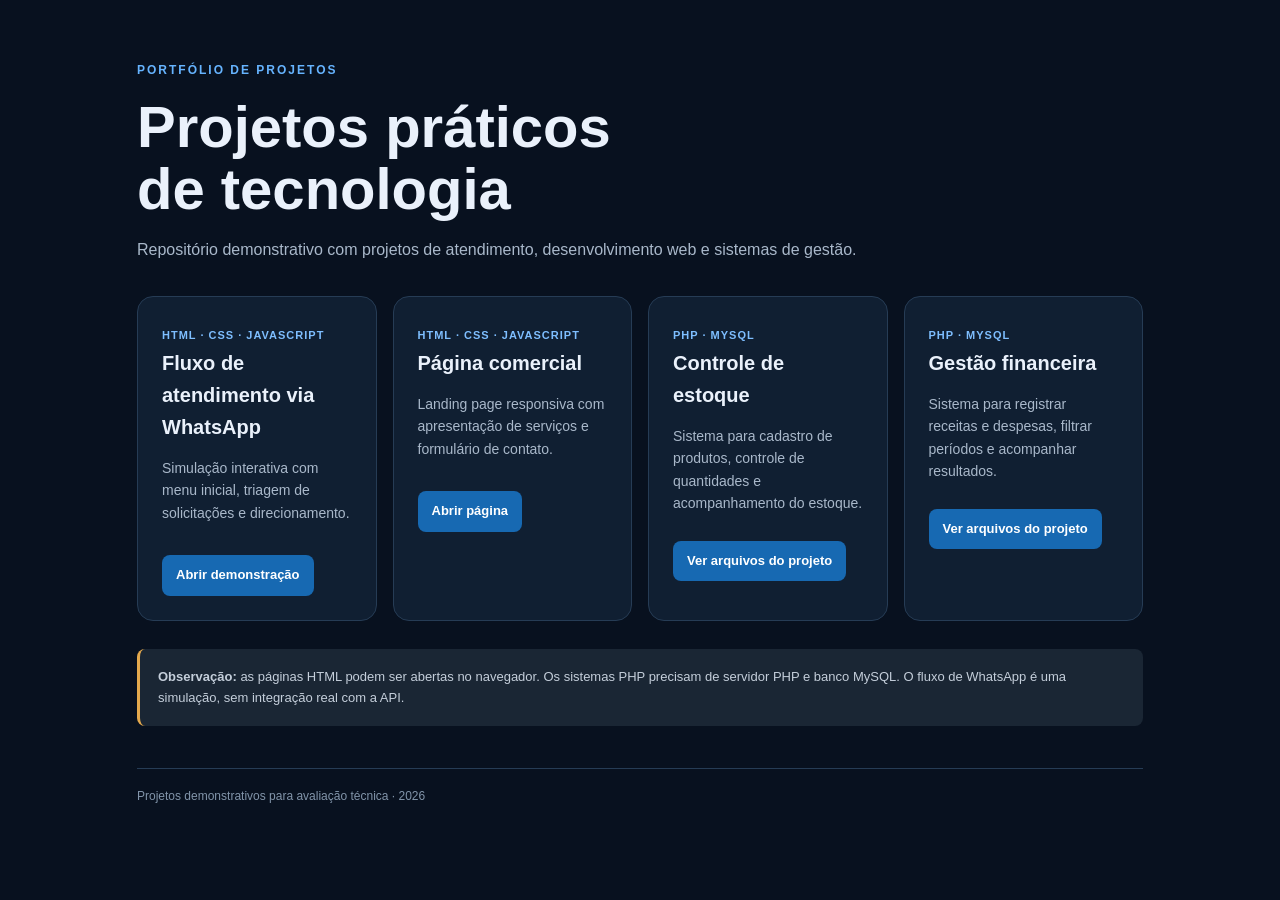
<file: index.html>
<!doctype html>
<html lang="pt-BR"><head><meta charset="utf-8"><meta name="viewport" content="width=device-width,initial-scale=1"><title>Portfólio | Projetos ASSXTECH</title><style>
*{box-sizing:border-box}body{margin:0;background:#08111f;color:#eaf1fb;font:16px Arial,sans-serif;line-height:1.6}.wrap{max-width:1050px;margin:auto;padding:56px 22px}.tag{color:#66b4ff;text-transform:uppercase;letter-spacing:2px;font-size:12px;font-weight:700}h1{font-size:clamp(34px,6vw,58px);line-height:1.08;margin:14px 0}p{color:#a9b8ca}.grid{display:grid;grid-template-columns:repeat(auto-fit,minmax(230px,1fr));gap:16px;margin-top:34px}.card{background:#101f32;border:1px solid #263c55;border-radius:16px;padding:24px}.card h2{font-size:20px;margin:0 0 8px}.card p{font-size:14px;min-height:72px}.type{font-size:11px;color:#7ebeff;font-weight:700;text-transform:uppercase;letter-spacing:1px}.card a{display:inline-block;margin-top:12px;color:#fff;background:#1769b2;padding:10px 14px;border-radius:8px;text-decoration:none;font-size:13px;font-weight:700}.note{margin-top:28px;padding:18px;border-left:3px solid #e4a94d;background:#1a2634;border-radius:8px;font-size:13px;color:#c4ceda}footer{margin-top:42px;border-top:1px solid #263c55;padding-top:18px;color:#8295aa;font-size:12px}
</style></head><body><main class="wrap"><span class="tag">Portfólio de projetos</span><h1>Projetos práticos<br>de tecnologia</h1><p>Repositório demonstrativo com projetos de atendimento, desenvolvimento web e sistemas de gestão.</p><section class="grid">
<article class="card"><span class="type">HTML · CSS · JavaScript</span><h2>Fluxo de atendimento via WhatsApp</h2><p>Simulação interativa com menu inicial, triagem de solicitações e direcionamento.</p><a href="fluxo_whatsapp_assxtech/">Abrir demonstração</a></article>
<article class="card"><span class="type">HTML · CSS · JavaScript</span><h2>Página comercial</h2><p>Landing page responsiva com apresentação de serviços e formulário de contato.</p><a href="assxtech_projetos/01-pagina-comercial/">Abrir página</a></article>
<article class="card"><span class="type">PHP · MySQL</span><h2>Controle de estoque</h2><p>Sistema para cadastro de produtos, controle de quantidades e acompanhamento do estoque.</p><a href="assxtech_projetos/02-controle-estoque/">Ver arquivos do projeto</a></article>
<article class="card"><span class="type">PHP · MySQL</span><h2>Gestão financeira</h2><p>Sistema para registrar receitas e despesas, filtrar períodos e acompanhar resultados.</p><a href="assxtech_projetos/03-gestao-financeira/">Ver arquivos do projeto</a></article></section>
<div class="note"><strong>Observação:</strong> as páginas HTML podem ser abertas no navegador. Os sistemas PHP precisam de servidor PHP e banco MySQL. O fluxo de WhatsApp é uma simulação, sem integração real com a API.</div><footer>Projetos demonstrativos para avaliação técnica · 2026</footer></main></body></html>
</file>
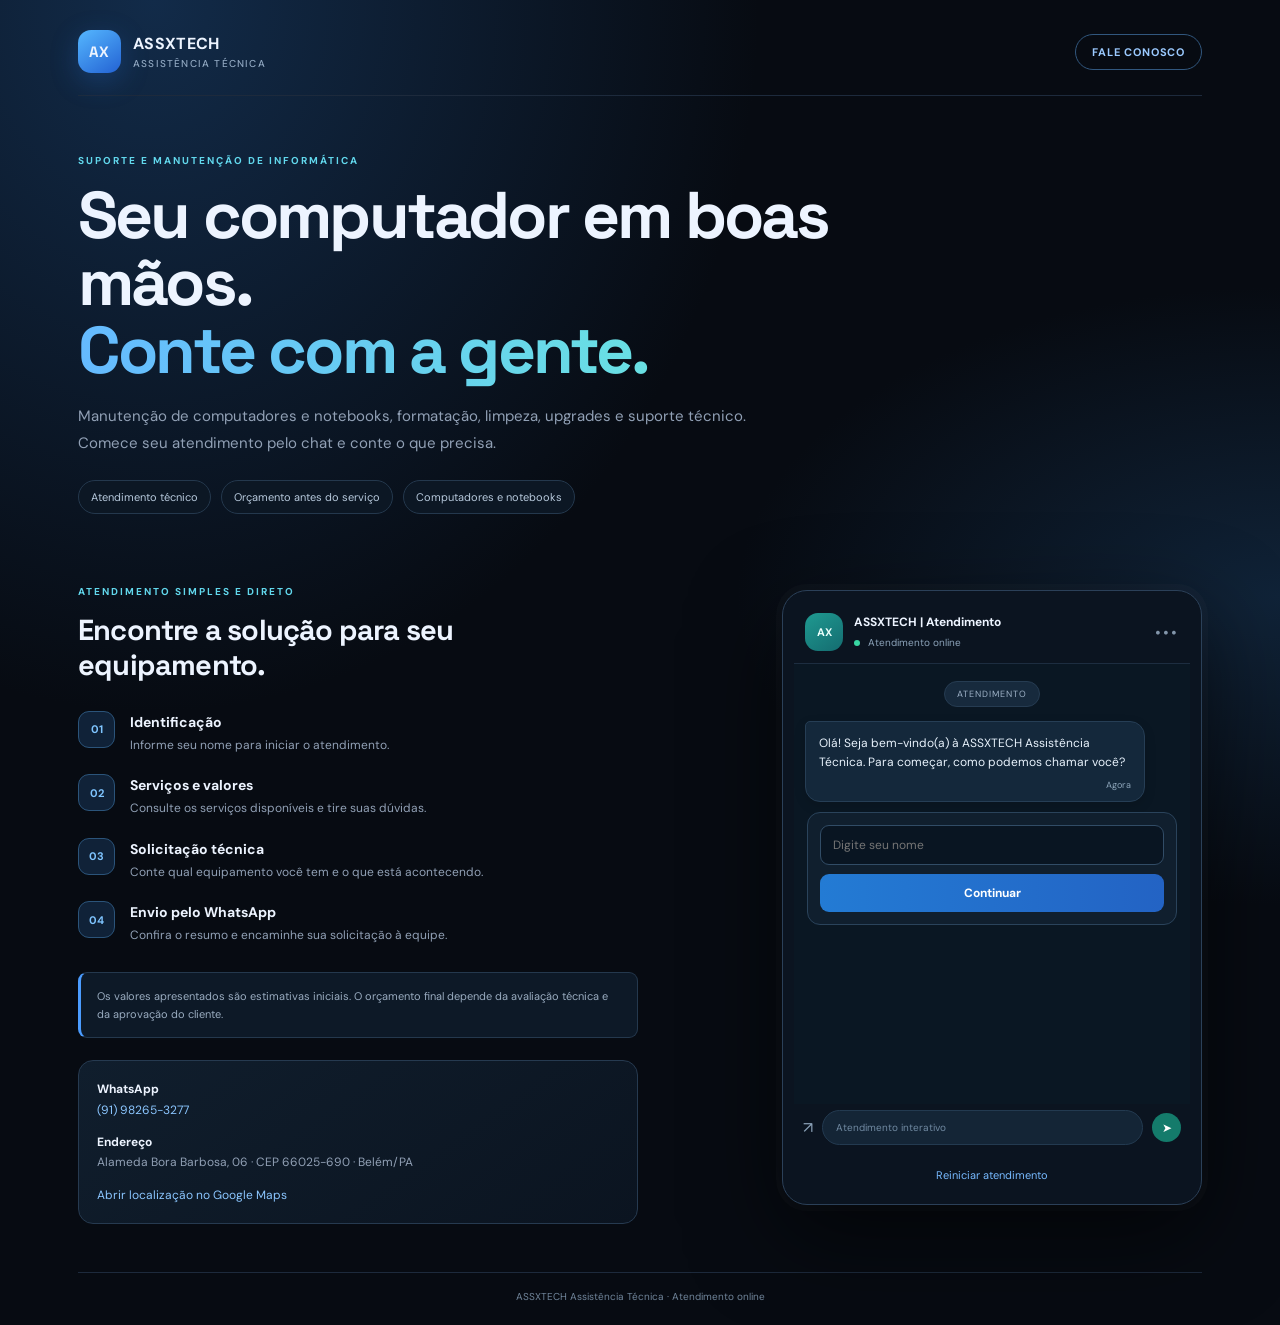
<file: fluxo_whatsapp_assxtech/index.html>
<!DOCTYPE html>
<html lang="pt-BR">
<head>
<meta charset="UTF-8"><meta name="viewport" content="width=device-width, initial-scale=1.0"><meta name="theme-color" content="#070b12">
<meta name="description" content="Assistência técnica de computadores e notebooks."><title>ASSXTECH | Assistência Técnica</title>
<link rel="stylesheet" href="style.css?v=3">
</head>
<body><main class="page">
<header class="topbar"><a class="brand" href="#inicio"><span class="brand-mark">AX</span><span>ASSXTECH <b>ASSISTÊNCIA TÉCNICA</b></span></a><a class="demo-tag" href="https://wa.me/5591982653277" target="_blank" rel="noopener">FALE CONOSCO</a></header>
<section class="intro" id="inicio"><p class="eyebrow">SUPORTE E MANUTENÇÃO DE INFORMÁTICA</p><h1>Seu computador em boas mãos.<br><span>Conte com a gente.</span></h1><p class="lead">Manutenção de computadores e notebooks, formatação, limpeza, upgrades e suporte técnico. Comece seu atendimento pelo chat e conte o que precisa.</p><div class="features"><span>Atendimento técnico</span><span>Orçamento antes do serviço</span><span>Computadores e notebooks</span></div></section>
<section class="demo-layout"><div class="info-panel"><p class="eyebrow">ATENDIMENTO SIMPLES E DIRETO</p><h2>Encontre a solução para seu equipamento.</h2><ol class="steps"><li><span>01</span><div><b>Identificação</b><small>Informe seu nome para iniciar o atendimento.</small></div></li><li><span>02</span><div><b>Serviços e valores</b><small>Consulte os serviços disponíveis e tire suas dúvidas.</small></div></li><li><span>03</span><div><b>Solicitação técnica</b><small>Conte qual equipamento você tem e o que está acontecendo.</small></div></li><li><span>04</span><div><b>Envio pelo WhatsApp</b><small>Confira o resumo e encaminhe sua solicitação à equipe.</small></div></li></ol>
<div class="note">Os valores apresentados são estimativas iniciais. O orçamento final depende da avaliação técnica e da aprovação do cliente.</div><div class="contact-details"><p><b>WhatsApp</b><br><a href="https://wa.me/5591982653277" target="_blank" rel="noopener">(91) 98265-3277</a></p><p><b>Endereço</b><br>Alameda Bora Barbosa, 06 · CEP 66025-690 · Belém/PA</p><a href="https://www.google.com/maps/search/?api=1&query=Alameda%20Bora%20Barbosa%2C%2006%2C%20Bel%C3%A9m%2C%20PA%2C%2066025-690" target="_blank" rel="noopener">Abrir localização no Google Maps</a></div></div>
<div class="phone"><div class="phone-head"><div class="avatar">AX</div><div class="contact"><b>ASSXTECH | Atendimento</b><small><i></i> Atendimento online</small></div><span class="dots">•••</span></div><div class="chat" id="chat" aria-live="polite"><div class="day-label">ATENDIMENTO</div><div class="bubble incoming">Carregando atendimento...</div></div><div class="chat-footer"><span>↗</span><div class="fake-input">Atendimento interativo</div><span class="send">➤</span></div><button class="restart" id="restart" type="button">Reiniciar atendimento</button></div></section>
<footer>ASSXTECH Assistência Técnica · Atendimento online</footer></main><script src="script.js?v=3"></script></body></html>
</file>
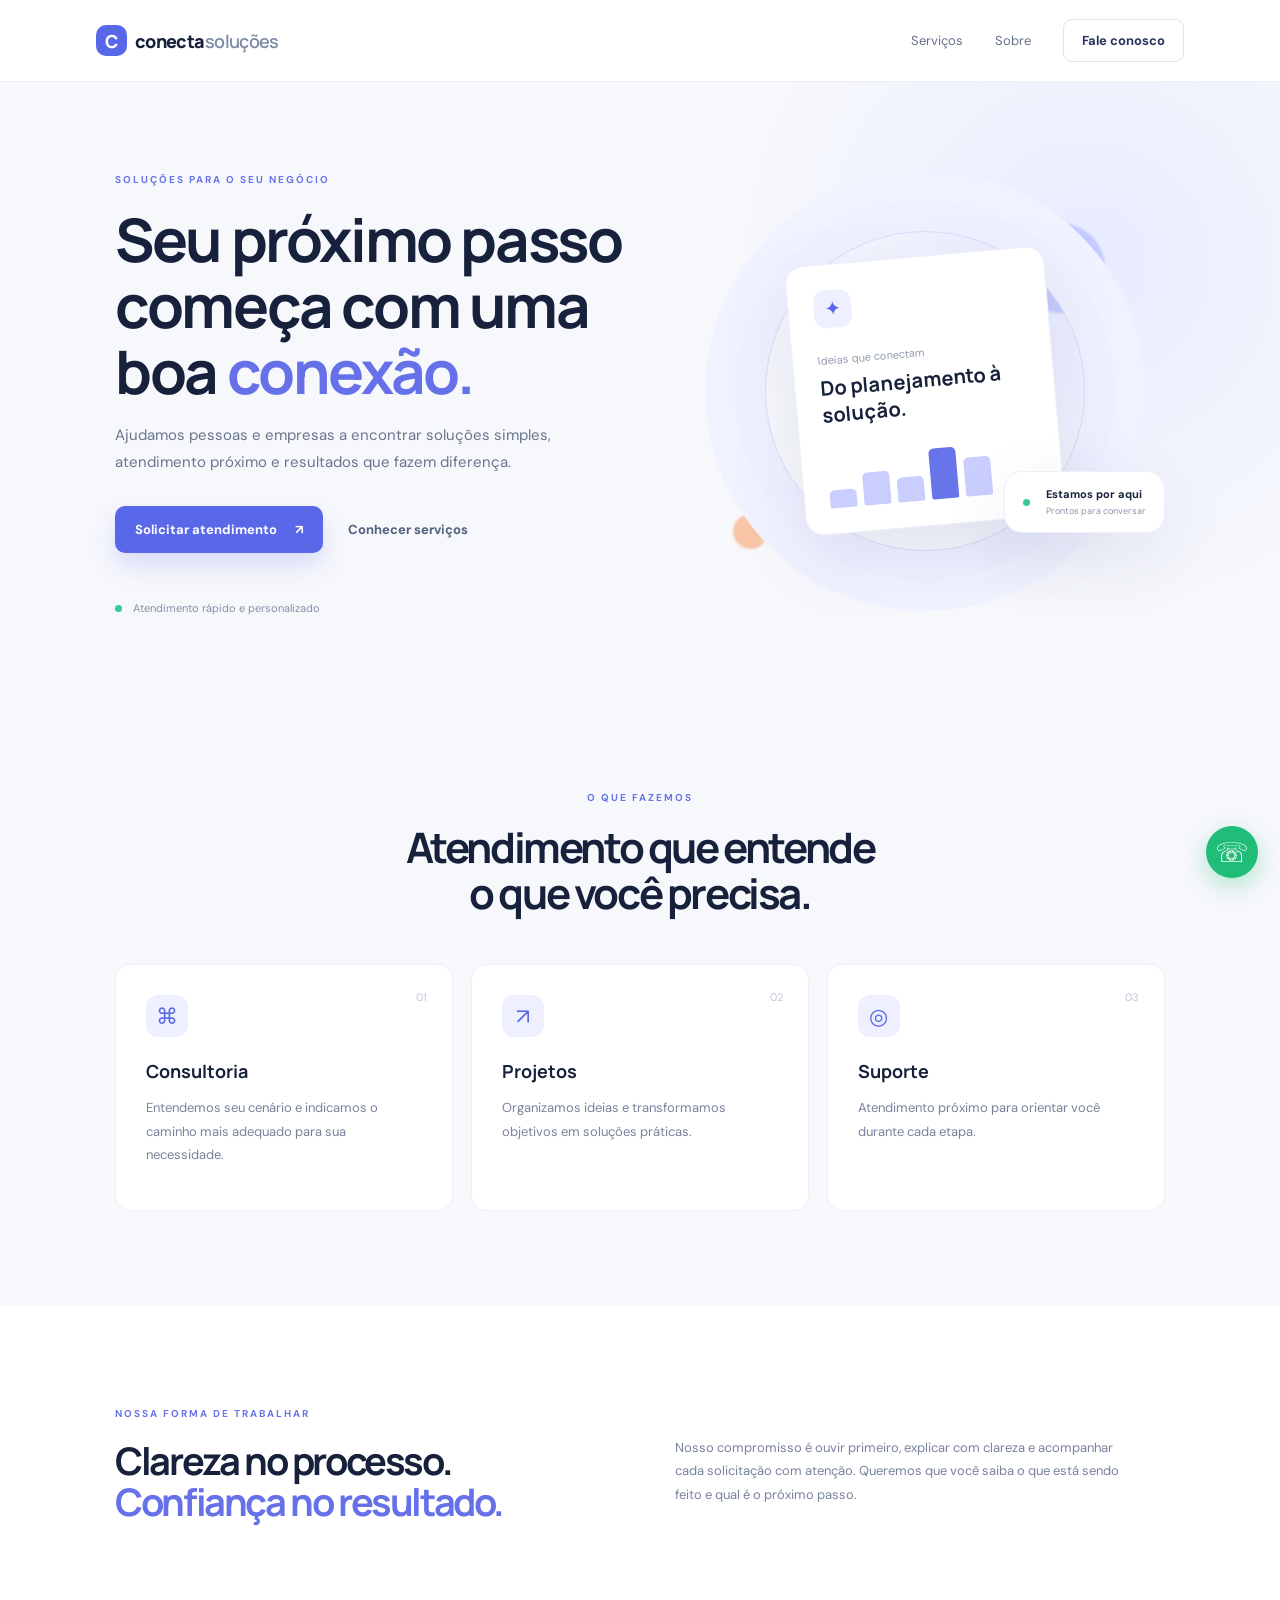
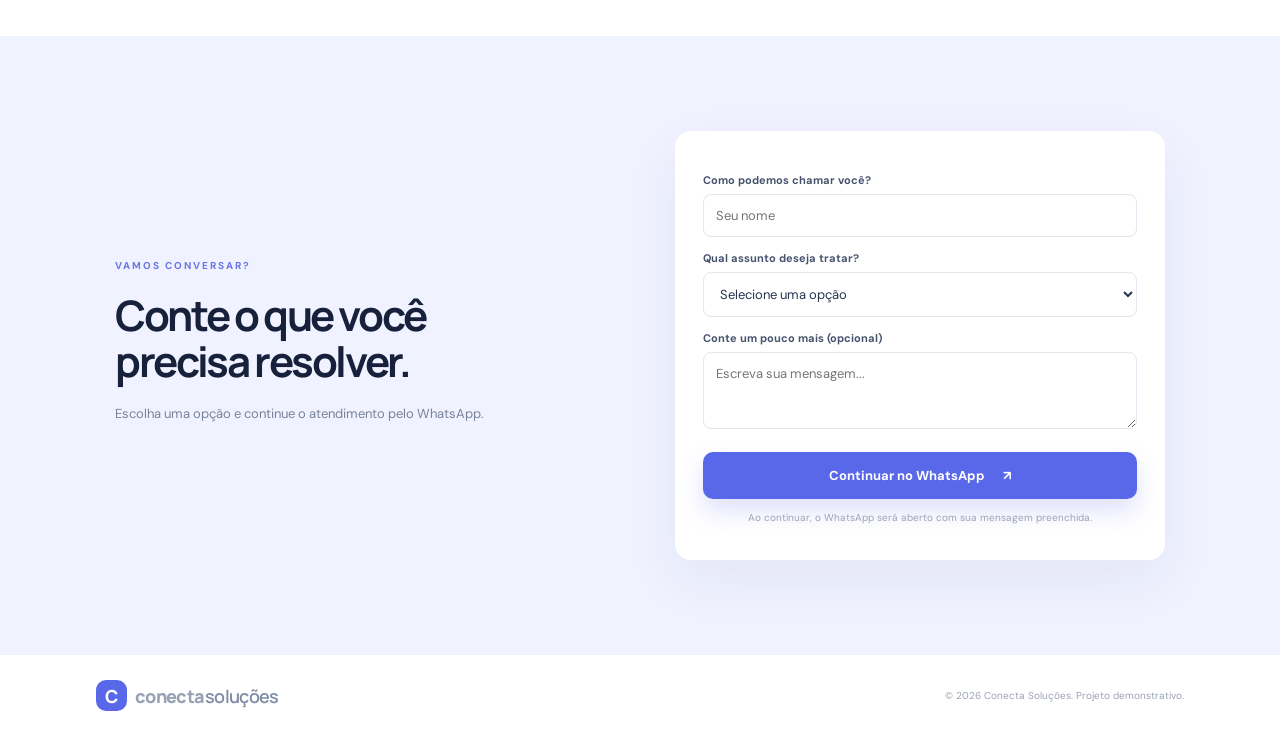
<file: assxtech_projetos/01-pagina-comercial/index.html>
<!doctype html>
<html lang="pt-BR">
<head>
  <meta charset="utf-8">
  <meta name="viewport" content="width=device-width, initial-scale=1">
  <meta name="description" content="Soluções práticas para sua empresa. Fale com nossa equipe pelo WhatsApp.">
  <title>Conecta Soluções | Atendimento</title>
  <link rel="preconnect" href="https://fonts.googleapis.com">
  <link rel="preconnect" href="https://fonts.gstatic.com" crossorigin>
  <link href="https://fonts.googleapis.com/css2?family=DM+Sans:wght@400;500;600;700&family=Manrope:wght@600;700;800&display=swap" rel="stylesheet">
  <link rel="stylesheet" href="style.css">
</head>
<body>
  <header class="topbar">
    <a class="brand" href="#"><span class="brand-mark">C</span> conecta<span>soluções</span></a>
    <nav><a href="#servicos">Serviços</a><a href="#sobre">Sobre</a><a class="nav-cta" href="#contato">Fale conosco</a></nav>
  </header>

  <main>
    <section class="hero">
      <div class="hero-copy">
        <span class="eyebrow">Soluções para o seu negócio</span>
        <h1>Seu próximo passo começa com uma boa <em>conexão.</em></h1>
        <p>Ajudamos pessoas e empresas a encontrar soluções simples, atendimento próximo e resultados que fazem diferença.</p>
        <div class="hero-actions">
          <a class="button primary" href="#contato">Solicitar atendimento <span>↗</span></a>
          <a class="text-link" href="#servicos">Conhecer serviços</a>
        </div>
        <div class="proof"><span class="proof-dot"></span> Atendimento rápido e personalizado</div>
      </div>
      <div class="hero-art" aria-label="Ilustração abstrata de conexão">
        <div class="orb orb-one"></div><div class="orb orb-two"></div>
        <div class="art-card card-main"><div class="card-icon">✦</div><span>Ideias que conectam</span><strong>Do planejamento à solução.</strong><div class="mini-bars"><i></i><i></i><i></i><i></i><i></i></div></div>
        <div class="art-card card-float"><span class="online"></span><div><b>Estamos por aqui</b><small>Prontos para conversar</small></div></div>
        <div class="art-ring"></div>
      </div>
    </section>

    <section class="services section" id="servicos">
      <div class="section-heading"><span class="eyebrow">O que fazemos</span><h2>Atendimento que entende<br>o que você precisa.</h2></div>
      <div class="service-grid">
        <article class="service"><span class="service-number">01</span><div class="service-icon">⌘</div><h3>Consultoria</h3><p>Entendemos seu cenário e indicamos o caminho mais adequado para sua necessidade.</p></article>
        <article class="service"><span class="service-number">02</span><div class="service-icon">↗</div><h3>Projetos</h3><p>Organizamos ideias e transformamos objetivos em soluções práticas.</p></article>
        <article class="service"><span class="service-number">03</span><div class="service-icon">◎</div><h3>Suporte</h3><p>Atendimento próximo para orientar você durante cada etapa.</p></article>
      </div>
    </section>

    <section class="about section" id="sobre">
      <div><span class="eyebrow">Nossa forma de trabalhar</span><h2>Clareza no processo.<br><em>Confiança no resultado.</em></h2></div>
      <p>Nosso compromisso é ouvir primeiro, explicar com clareza e acompanhar cada solicitação com atenção. Queremos que você saiba o que está sendo feito e qual é o próximo passo.</p>
    </section>

    <section class="contact section" id="contato">
      <div><span class="eyebrow">Vamos conversar?</span><h2>Conte o que você<br>precisa resolver.</h2><p>Escolha uma opção e continue o atendimento pelo WhatsApp.</p></div>
      <div class="contact-panel">
        <label for="name">Como podemos chamar você?</label>
        <input id="name" type="text" placeholder="Seu nome" maxlength="80">
        <label for="topic">Qual assunto deseja tratar?</label>
        <select id="topic"><option value="">Selecione uma opção</option><option>Quero conhecer os serviços</option><option>Solicitar um orçamento</option><option>Preciso de suporte</option><option>Tenho outra dúvida</option></select>
        <label for="details">Conte um pouco mais (opcional)</label>
        <textarea id="details" rows="3" placeholder="Escreva sua mensagem..."></textarea>
        <button class="button primary full" id="send-whatsapp">Continuar no WhatsApp <span>↗</span></button>
        <small>Ao continuar, o WhatsApp será aberto com sua mensagem preenchida.</small>
        <p class="form-error" id="error" role="alert"></p>
      </div>
    </section>
  </main>
  <footer><a class="brand" href="#"><span class="brand-mark">C</span> conecta<span>soluções</span></a><span>© <span id="year"></span> Conecta Soluções. Projeto demonstrativo.</span></footer>
  <a class="floating-whatsapp" id="floating-whatsapp" href="#contato" aria-label="Fale pelo WhatsApp">☏</a>
  <script src="script.js"></script>
</body>
</html>
</file>
<file: fluxo_whatsapp_assxtech/style.css>
@import url('https://fonts.googleapis.com/css2?family=DM+Sans:wght@400;500;600;700&family=Space+Grotesk:wght@500;600;700&display=swap');
:root{--bg:#070b12;--line:#243348;--text:#edf4ff;--muted:#91a0b5;--blue:#4b9cff;--cyan:#62d8ed;--green:#38d6a2}*{box-sizing:border-box}html{scroll-behavior:smooth}body{margin:0;background:radial-gradient(ellipse at 12% 0%,#122b49 0,transparent 38%),radial-gradient(ellipse at 100% 45%,#102338 0,transparent 30%),var(--bg);color:var(--text);font-family:'DM Sans',Arial,sans-serif;min-height:100vh}.page{max-width:1180px;margin:auto;padding:26px 28px 22px}.topbar{display:flex;align-items:center;justify-content:space-between;padding:4px 0 22px;border-bottom:1px solid #1d2a3c}.brand{display:flex;align-items:center;gap:12px;color:var(--text);text-decoration:none;font-weight:700;letter-spacing:.3px}.brand-mark{width:43px;height:43px;display:grid;place-items:center;border-radius:13px;background:linear-gradient(145deg,#55b7ff,#2362d3);font-family:'Space Grotesk';font-size:15px;box-shadow:0 8px 28px #2778dd45}.brand b{display:block;color:#91a8c1;font-size:10px;font-weight:500;letter-spacing:1.2px;margin-top:3px}.demo-tag{border:1px solid #31577e;border-radius:30px;padding:10px 16px;color:#9bcaff;text-decoration:none;font-size:11px;font-weight:700;letter-spacing:.8px}.demo-tag:hover{background:#122a43}.intro{padding:58px 0 42px;max-width:790px}.eyebrow{font-size:10px;letter-spacing:2px;font-weight:700;color:var(--cyan);margin:0 0 15px}.intro h1{font-family:'Space Grotesk',sans-serif;font-size:clamp(39px,6vw,66px);line-height:1.02;letter-spacing:-2.8px;margin:0 0 19px}.intro h1 span{background:linear-gradient(90deg,#65baff,#69e0e3);background-clip:text;color:transparent}.lead{max-width:670px;color:var(--muted);font-size:15px;line-height:1.8;margin:0}.features{display:flex;flex-wrap:wrap;gap:10px;margin-top:23px}.features span{padding:9px 12px;border:1px solid #24384d;border-radius:30px;background:#0c1724;color:#b7c9dc;font-size:11px}.demo-layout{display:grid;grid-template-columns:minmax(0,1fr) 420px;gap:58px;align-items:start;padding:14px 0 48px}.info-panel{max-width:560px;padding-top:15px}.info-panel h2{font-family:'Space Grotesk';font-size:29px;line-height:1.2;letter-spacing:-.8px;margin:0 0 28px}.steps{list-style:none;padding:0;margin:0;display:grid;gap:20px}.steps li{display:flex;align-items:flex-start;gap:15px}.steps li>span{flex:none;width:37px;height:37px;display:grid;place-items:center;border:1px solid #2b547a;border-radius:11px;color:#7fc5ff;font-size:11px;font-weight:700;background:#102238}.steps b{display:block;font-size:14px;margin:2px 0 5px}.steps small{display:block;color:var(--muted);font-size:12px;line-height:1.55}.note{margin-top:27px;padding:14px 16px;border:1px solid #24384d;border-left:3px solid var(--blue);border-radius:9px;background:#0d1927;color:#9aacc0;font-size:11px;line-height:1.65}.contact-details{margin-top:22px;padding:18px;border:1px solid #263a50;border-radius:15px;background:linear-gradient(145deg,#101e2d,#0b1420);color:var(--muted);font-size:12px;line-height:1.7}.contact-details p{margin:0 0 12px}.contact-details b{color:var(--text)}.contact-details a{color:#8bc6ff;text-decoration:none}.contact-details a:hover{text-decoration:underline}.phone{width:100%;max-width:420px;margin:auto;padding:11px;border:1px solid #2b4058;border-radius:25px;background:#0b1420;box-shadow:0 30px 90px #0009,0 0 0 6px #ffffff05}.phone-head{height:62px;display:flex;align-items:center;gap:11px;padding:0 11px;border-bottom:1px solid #1d2d40}.avatar{width:38px;height:38px;display:grid;place-items:center;border-radius:13px;background:linear-gradient(145deg,#1f9a91,#146c70);font-size:11px;font-weight:700;color:#eafffc}.contact b{display:block;font-size:12px}.contact small{font-size:10px;color:#8da4ba}.contact i{display:inline-block;width:6px;height:6px;border-radius:50%;background:var(--green);margin-right:5px}.dots{margin-left:auto;color:#8295aa;letter-spacing:2px}.chat{height:440px;overflow-y:auto;padding:17px 11px;background-color:#0a1723;background-image:radial-gradient(#294258 .65px,transparent .65px);background-size:18px 18px;display:flex;flex-direction:column;gap:10px;scroll-behavior:smooth}.day-label{align-self:center;background:#172a3d;color:#9eb2c7;border:1px solid #263c52;border-radius:30px;padding:6px 12px;font-size:9px;letter-spacing:1px;margin-bottom:4px}.bubble{max-width:91%;padding:12px 13px 9px;border:1px solid #263e55;border-radius:5px 15px 15px 15px;background:#14283b;color:#e8f2fc;font-size:12px;line-height:1.6;box-shadow:0 4px 12px #0002;white-space:pre-line}.incoming{align-self:flex-start}.outgoing{align-self:flex-end;border-color:#176e66;border-radius:15px 5px 15px 15px;background:#10574f;color:#effff9}.bubble time{display:block;text-align:right;font-size:9px;color:#8da5ba;margin-top:6px}.menu b{display:block;margin-bottom:10px}.choice{display:block;width:100%;margin:7px 0 0;padding:10px 11px;text-align:left;border:1px solid #355673;border-radius:9px;background:#102338;color:#dceeff;font-family:inherit;font-size:11px;cursor:pointer;transition:.18s}.choice:hover{border-color:#65baff;background:#173753;transform:translateY(-1px)}.chat-form{display:flex;flex-direction:column;gap:9px;margin:0 2px 5px;padding:12px;border:1px solid #2a435b;border-radius:13px;background:#101f2e}.chat-form input,.chat-form textarea{width:100%;border:1px solid #314c66;border-radius:9px;background:#091522;color:#edf4ff;padding:11px 12px;font:inherit;font-size:12px;outline:none}.chat-form textarea{min-height:78px;resize:vertical}.chat-form input:focus,.chat-form textarea:focus{border-color:#65baff}.chat-form button{border:0;border-radius:9px;background:linear-gradient(90deg,#237bd4,#2363c4);color:white;padding:11px;font:inherit;font-size:12px;font-weight:700;cursor:pointer}.chat-footer{height:48px;display:flex;align-items:center;gap:9px;padding:0 9px;color:#8ba2b8}.fake-input{flex:1;background:#142536;border:1px solid #233a50;border-radius:20px;padding:10px 13px;color:#718aa2;font-size:10px}.send{width:29px;height:29px;display:grid;place-items:center;border-radius:50%;background:#147b6b;color:white;font-size:12px}.restart{display:block;margin:10px auto 5px;padding:6px 12px;background:transparent;border:0;color:#77baff;font:inherit;font-size:11px;cursor:pointer}.restart:hover{text-decoration:underline}footer{border-top:1px solid #1d2a3c;padding-top:17px;text-align:center;color:#71869b;font-size:10px}@media(max-width:850px){.demo-layout{grid-template-columns:1fr;gap:30px}.info-panel{max-width:none}.intro{padding:43px 0 30px}.phone{max-width:500px}.page{padding:19px 16px}.intro h1{letter-spacing:-1.8px}}@media(max-width:430px){.topbar{gap:12px}.brand{font-size:13px}.demo-tag{font-size:9px;padding:9px 11px}.chat{height:420px}.info-panel h2{font-size:25px}}
</file>
<file: assxtech_projetos/01-pagina-comercial/style.css>
*{box-sizing:border-box}html{scroll-behavior:smooth}body{margin:0;background:#f7f8fc;color:#17213b;font-family:"DM Sans",sans-serif}a{color:inherit;text-decoration:none}.topbar{height:82px;display:flex;align-items:center;justify-content:space-between;padding:0 7.5%;background:#fff;border-bottom:1px solid #edf0f6}.brand{display:flex;align-items:center;gap:8px;font-family:Manrope,sans-serif;font-weight:800;font-size:18px;letter-spacing:-.7px}.brand>span:last-child{color:#7d8ba6;margin-left:-7px;font-weight:600}.brand-mark{display:grid;place-items:center;width:31px;height:31px;border-radius:10px;background:#5967e9;color:white}.topbar nav{display:flex;align-items:center;gap:32px;font-size:13px;color:#65718a}.nav-cta{padding:12px 18px;border:1px solid #dfe3f1;border-radius:9px;color:#27345b;font-weight:700}.hero{min-height:590px;padding:85px 9% 75px;display:grid;grid-template-columns:1.05fr .95fr;align-items:center;gap:40px;background:radial-gradient(circle at 85% 30%,#e8ebff 0,transparent 30%),#f7f8fc}.eyebrow{text-transform:uppercase;letter-spacing:2px;font-size:10px;font-weight:700;color:#6874e9}.hero h1,.section h2{font-family:Manrope,sans-serif;letter-spacing:-2.4px;font-size:clamp(38px,5vw,60px);line-height:1.1;margin:18px 0}.hero h1 em,.section h2 em{color:#6671e9;font-style:normal}.hero-copy>p{max-width:490px;color:#69758d;line-height:1.8;font-size:15px}.hero-actions{display:flex;align-items:center;gap:25px;margin-top:30px}.button{border:0;border-radius:10px;padding:15px 20px;font:700 13px "DM Sans";cursor:pointer;display:inline-flex;align-items:center;justify-content:center;gap:18px}.primary{background:#5967e9;color:#fff;box-shadow:0 12px 25px #5967e933}.primary:hover{background:#4654d8;transform:translateY(-1px)}.text-link{font-size:13px;font-weight:700;color:#52607d}.proof{margin-top:48px;color:#8590a6;font-size:11px}.proof-dot,.online{display:inline-block;width:7px;height:7px;border-radius:50%;background:#36c99a;margin-right:8px}.hero-art{height:380px;position:relative;display:grid;place-items:center}.art-ring{position:absolute;width:320px;height:320px;border:1px solid #d7dcfa;border-radius:50%;box-shadow:0 0 0 30px #eff0ff,0 0 0 60px #f1f2ff}.orb{position:absolute;border-radius:50%;filter:blur(1px)}.orb-one{width:90px;height:90px;background:#a7b0ff;top:22px;right:60px;opacity:.55}.orb-two{width:35px;height:35px;background:#f8c6a6;bottom:32px;left:48px}.art-card{position:absolute;background:#fff;border:1px solid #edf0fa;border-radius:18px;box-shadow:0 25px 70px #27346a18;z-index:1}.card-main{width:260px;padding:25px;transform:rotate(-5deg)}.card-icon{width:38px;height:38px;display:grid;place-items:center;background:#eef0ff;color:#5967e9;border-radius:12px;font-size:20px;margin-bottom:25px}.card-main>span{display:block;color:#929bb0;font-size:11px}.card-main strong{display:block;margin-top:7px;font:700 20px Manrope}.mini-bars{display:flex;align-items:end;gap:7px;height:60px;margin-top:20px}.mini-bars i{display:block;width:27px;border-radius:5px 5px 2px 2px;background:#c9ceff}.mini-bars i:nth-child(1){height:30%}.mini-bars i:nth-child(2){height:55%}.mini-bars i:nth-child(3){height:42%}.mini-bars i:nth-child(4){height:85%;background:#6874e9}.mini-bars i:nth-child(5){height:65%}.card-float{right:0;bottom:48px;padding:15px 18px;display:flex;align-items:center;gap:8px}.card-float b,.card-float small{display:block}.card-float b{font-size:11px}.card-float small{font-size:9px;color:#8a95a9;margin-top:4px}.section{padding:95px 9%}.section-heading{text-align:center}.section h2{font-size:42px}.service-grid{display:grid;grid-template-columns:repeat(3,1fr);gap:18px;margin-top:48px}.service{position:relative;background:#fff;padding:30px;border:1px solid #edf0f6;border-radius:15px;min-height:220px}.service-number{position:absolute;right:25px;top:25px;color:#c0c7d8;font-size:11px}.service-icon{width:42px;height:42px;display:grid;place-items:center;border-radius:12px;background:#eef0ff;color:#5967e9;font-size:22px}.service h3{font:700 18px Manrope;margin:22px 0 9px}.service p,.about p,.contact p{font-size:13px;line-height:1.8;color:#78839a}.about{display:grid;grid-template-columns:1fr 1fr;align-items:center;gap:70px;background:#fff}.about h2{font-size:38px}.about p{max-width:450px}.contact{display:grid;grid-template-columns:1fr 1fr;gap:70px;align-items:center;background:#f0f2ff}.contact h2{font-size:42px}.contact-panel{background:#fff;padding:28px;border-radius:16px;box-shadow:0 20px 55px #27346a10}.contact-panel label{display:block;font-size:11px;font-weight:700;color:#47536e;margin:14px 0 7px}.contact-panel input,.contact-panel select,.contact-panel textarea{width:100%;padding:12px;border:1px solid #e3e7f0;border-radius:8px;font:13px "DM Sans";color:#27334f;background:#fff;outline:none}.contact-panel input:focus,.contact-panel select:focus,.contact-panel textarea:focus{border-color:#7983ee}.full{width:100%;margin-top:18px}.contact-panel small{display:block;text-align:center;color:#9aa3b5;font-size:10px;margin-top:12px}.form-error{color:#d54b58!important;font-size:12px!important;margin:8px 0 0!important}footer{background:#fff;padding:25px 7.5%;display:flex;align-items:center;justify-content:space-between;color:#99a2b3;font-size:10px}.floating-whatsapp{position:fixed;right:22px;bottom:22px;width:52px;height:52px;border-radius:50%;display:grid;place-items:center;background:#20bd78;color:white;font-size:27px;box-shadow:0 8px 25px #20bd7855;z-index:5}@media(max-width:760px){.topbar{padding:0 5%;height:70px}.topbar nav{gap:12px}.topbar nav a:not(.nav-cta){display:none}.hero{padding:65px 7%;grid-template-columns:1fr}.hero-art{height:310px}.art-ring{width:250px;height:250px}.card-float{right:2%}.section{padding:70px 7%}.service-grid,.about,.contact{grid-template-columns:1fr;gap:28px}.service-grid{margin-top:30px}.section h2,.contact h2{font-size:34px}footer{padding:22px 6%;gap:15px;align-items:flex-start;flex-direction:column}}
</file>
